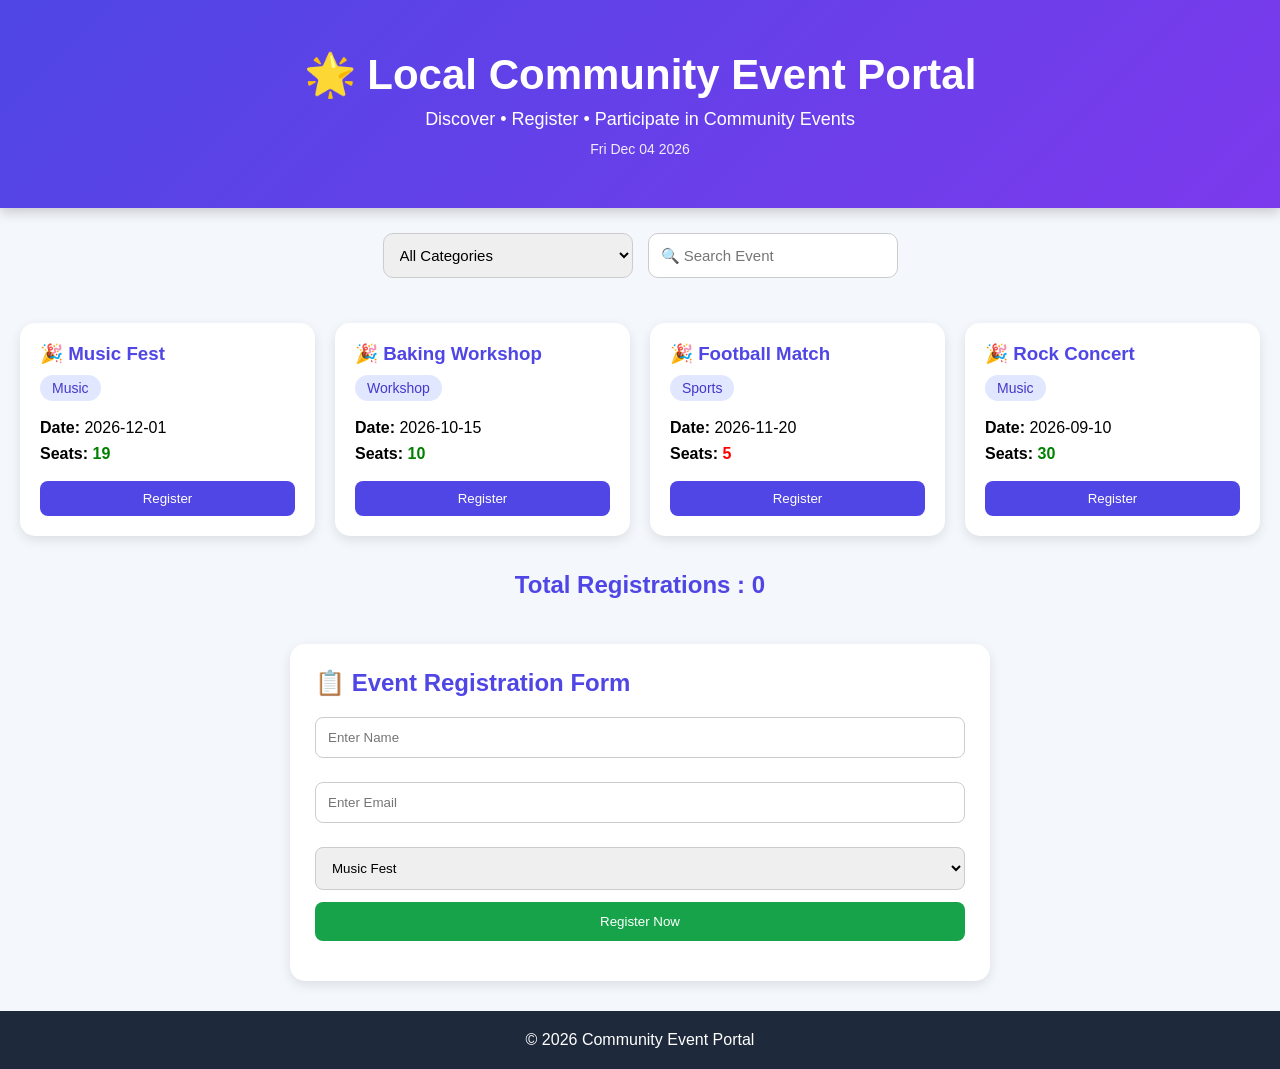
<file: Module 1-JavaScript/CommunityEventPortal/index.html>
<!DOCTYPE html>
<html lang="en">

<head>

    <meta charset="UTF-8">
    <meta name="viewport" content="width=device-width, initial-scale=1.0">

    <title>Local Community Event Portal</title>

    <link rel="stylesheet" href="style.css">

    <!-- Exercise 14 : jQuery -->
    <script src="https://code.jquery.com/jquery-3.7.1.min.js"></script>

</head>

<body>

    <!-- Hero Section -->

    <header class="hero">

        <div class="hero-content">

            <h1>🌟 Local Community Event Portal</h1>

            <p>
                Discover • Register • Participate in Community Events
            </p>

            <span id="currentDate"></span>

        </div>

    </header>



    <!-- Controls Section -->

    <section class="controls">

        <!-- Exercise 8 : onchange -->

        <select id="categoryFilter">

            <option value="All">All Categories</option>

            <option value="Music">Music</option>

            <option value="Workshop">Workshop</option>

            <option value="Sports">Sports</option>

        </select>


        <!-- Exercise 8 : keydown -->

        <input type="text"
               id="searchBox"
               placeholder="🔍 Search Event">

    </section>



    <!-- Exercise 9 Loading Spinner -->

    <div id="loader" class="loader">

        Loading Events...

    </div>



    <!-- Exercise 7 DOM Manipulation -->

    <section>

        <div id="eventContainer"
             class="event-grid">

        </div>

    </section>



    <!-- Registration Counter -->

    <section class="stats">

        <h2>

            Total Registrations :

            <span id="registrationCount">

                0

            </span>

        </h2>

    </section>



    <!-- Exercise 11 Form -->

    <section class="form-card">

        <h2>

            📋 Event Registration Form

        </h2>

        <form id="registrationForm">

            <input type="text"
                   name="name"
                   placeholder="Enter Name">

            <span id="nameError"
                  class="error"></span>



            <input type="email"
                   name="email"
                   placeholder="Enter Email">

            <span id="emailError"
                  class="error"></span>



            <select name="event">

                <option>
                    Music Fest
                </option>

                <option>
                    Baking Workshop
                </option>

                <option>
                    Football Match
                </option>

                <option>
                    Rock Concert
                </option>

            </select>



            <button type="submit"
                    id="registerBtn">

                Register Now

            </button>

        </form>



        <div id="message">

        </div>

    </section>



    <footer>

        © 2026 Community Event Portal

    </footer>


    <script src="main.js"></script>

</body>

</html>
</file>
<file: Module 1-JavaScript/CommunityEventPortal/style.css>
/* ==========================
   GLOBAL STYLES
========================== */

*{
    margin:0;
    padding:0;
    box-sizing:border-box;
    font-family:'Segoe UI',sans-serif;
}

body{
    background:#f4f7fc;
    min-height:100vh;
}

/* ==========================
   HERO SECTION
========================== */

.hero{

    background:linear-gradient(
        135deg,
        #4f46e5,
        #7c3aed
    );

    color:white;

    text-align:center;

    padding:50px 20px;

    box-shadow:
    0 4px 12px rgba(0,0,0,0.2);
}

.hero h1{

    font-size:42px;

    margin-bottom:10px;
}

.hero p{

    font-size:18px;

    margin-bottom:10px;
}

#currentDate{

    font-size:14px;

    opacity:0.9;
}

/* ==========================
   CONTROLS
========================== */

.controls{

    display:flex;

    justify-content:center;

    gap:15px;

    padding:25px;

    flex-wrap:wrap;
}

.controls select,
.controls input{

    width:250px;

    padding:12px;

    border-radius:10px;

    border:1px solid #ccc;

    font-size:15px;
}

/* ==========================
   LOADER
========================== */

.loader{

    display:none;

    text-align:center;

    font-size:22px;

    color:#4f46e5;

    font-weight:bold;

    margin:20px;
}

/* ==========================
   EVENT GRID
========================== */

.event-grid{

    display:grid;

    grid-template-columns:
    repeat(auto-fit,minmax(280px,1fr));

    gap:20px;

    padding:20px;
}

/* ==========================
   EVENT CARD
========================== */

.card{

    background:white;

    border-radius:15px;

    padding:20px;

    box-shadow:
    0 4px 12px rgba(0,0,0,0.1);

    transition:0.3s;
}

.card:hover{

    transform:translateY(-5px);
}

.card h3{

    color:#4f46e5;

    margin-bottom:10px;
}

.card p{

    margin:8px 0;
}

.badge{

    display:inline-block;

    background:#e0e7ff;

    color:#4338ca;

    padding:5px 12px;

    border-radius:20px;

    margin-bottom:10px;

    font-size:14px;
}

.available{

    color:green;

    font-weight:bold;
}

.low{

    color:red;

    font-weight:bold;
}

.card button{

    width:100%;

    margin-top:10px;

    padding:10px;

    background:#4f46e5;

    color:white;

    border:none;

    border-radius:8px;

    cursor:pointer;
}

.card button:hover{

    background:#3730a3;
}

/* ==========================
   REGISTRATION COUNTER
========================== */

.stats{

    text-align:center;

    padding:15px;
}

.stats h2{

    color:#4f46e5;
}

/* ==========================
   FORM SECTION
========================== */

.form-card{

    background:white;

    max-width:700px;

    margin:30px auto;

    padding:25px;

    border-radius:15px;

    box-shadow:
    0 4px 12px rgba(0,0,0,0.1);
}

.form-card h2{

    margin-bottom:20px;

    color:#4f46e5;
}

form{

    display:flex;

    flex-direction:column;

    gap:12px;
}

form input,
form select{

    padding:12px;

    border:1px solid #ccc;

    border-radius:8px;
}

form button{

    background:#16a34a;

    color:white;

    border:none;

    padding:12px;

    border-radius:8px;

    cursor:pointer;
}

form button:hover{

    background:#15803d;
}

/* ==========================
   ERRORS
========================== */

.error{

    color:red;

    font-size:14px;
}

/* ==========================
   MESSAGE
========================== */

#message{

    margin-top:15px;

    font-weight:bold;

    text-align:center;
}

/* ==========================
   FOOTER
========================== */

footer{

    text-align:center;

    padding:20px;

    color:white;

    background:#1e293b;

    margin-top:30px;
}

/* ==========================
   MOBILE
========================== */

@media(max-width:600px){

    .hero h1{

        font-size:30px;
    }

    .controls select,
    .controls input{

        width:100%;
    }
}
</file>
